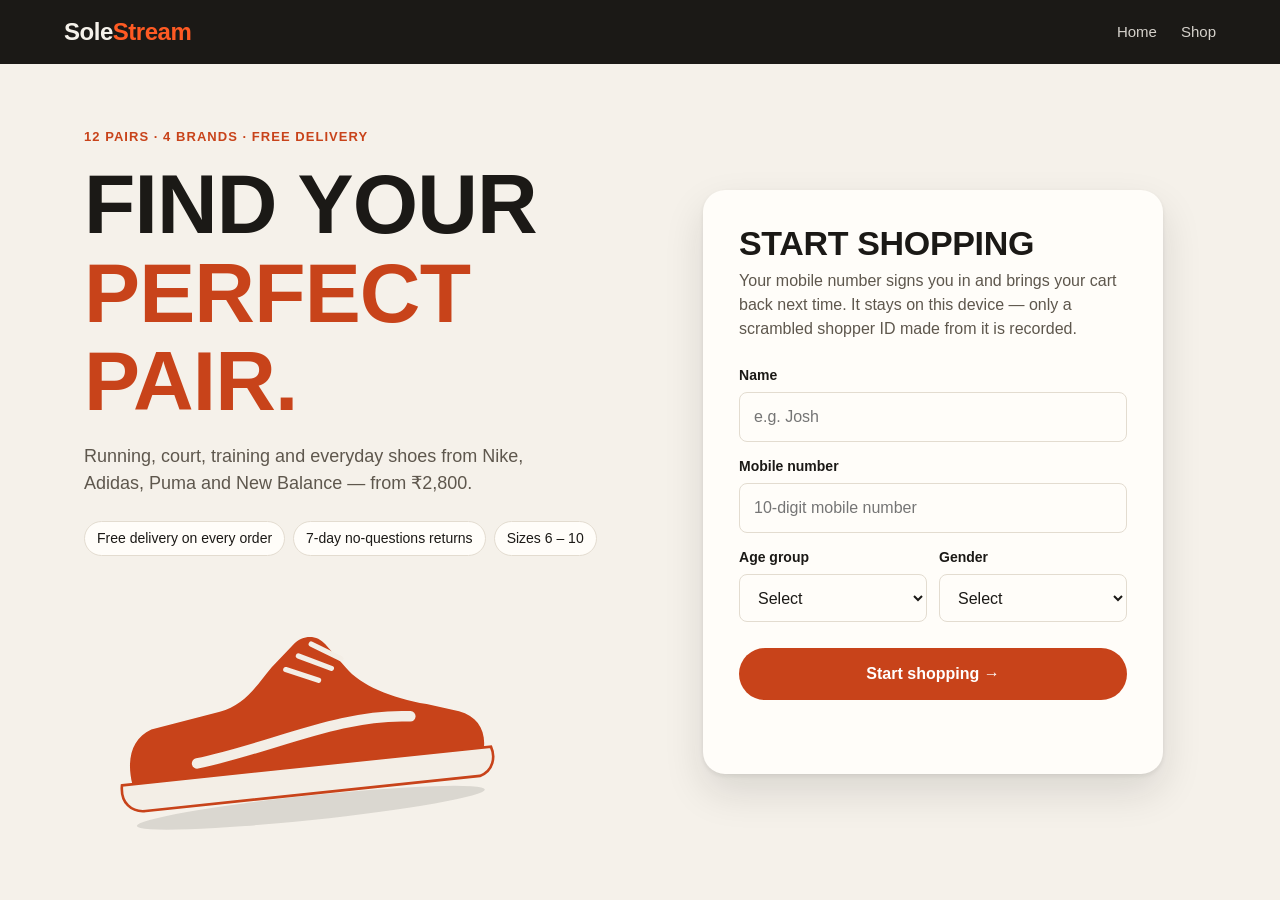
<file: index.html>
<!DOCTYPE html>
<html lang="en">

<head>

    <meta charset="UTF-8">

    <meta
        name="viewport"
        content="width=device-width, initial-scale=1.0"
    >

    <meta
        name="theme-color"
        content="#1B1916"
    >

    <title>SoleStream | Welcome</title>

    <link
        rel="stylesheet"
        href="style.css"
    >

</head>


<body class="welcome-page">


    <!-- NAVBAR -->

    <header class="navbar">

        <a
            class="logo"
            href="index.html"
        >

            Sole<span>Stream</span>

        </a>


        <nav class="nav-links">

            <a href="index.html">

                Home

            </a>


            <a href="shoes.html">

                Shop

            </a>

        </nav>

    </header>


    <main class="welcome">


        <!-- HERO -->

        <section class="hero">

            <p class="eyebrow">

                12 pairs · 4 brands · free delivery

            </p>


            <h1>

                Find your
                <em>perfect pair.</em>

            </h1>


            <p class="hero-copy">

                Running, court, training and everyday shoes from Nike,
                Adidas, Puma and New Balance — from ₹2,800.

            </p>


            <ul class="hero-points">

                <li>Free delivery on every order</li>

                <li>7-day no-questions returns</li>

                <li>Sizes 6 – 10</li>

            </ul>


            <div
                class="hero-art"
                aria-hidden="true"
            >

                <svg viewBox="0 0 240 140">
                    <ellipse cx="124" cy="124" rx="100" ry="7" fill="rgba(27,25,22,0.12)" />
                    <path d="M18 100 L230 100 C232 106 230 114 222 116 L30 116 C22 116 16 110 18 100 Z" fill="#F3EEE6" stroke="#C8431A" stroke-width="1.5" />
                    <path d="M24 100 C22 86 26 74 38 70 L78 64 C92 62 100 52 110 42 L124 30 C130 25 138 26 142 32 L152 46 C160 58 176 66 196 72 L214 78 C224 82 228 90 226 100 Z" fill="#C8431A" />
                    <path d="M62 92 C104 88 146 72 186 78" fill="none" stroke="#F3EEE6" stroke-width="6" stroke-linecap="round" />
                    <path d="M118 44 L136 52 M126 37 L144 46 M134 31 L150 41" stroke="#F3EEE6" stroke-width="3" stroke-linecap="round" />
                </svg>

            </div>

        </section>


        <!-- PROFILE -->

        <section
            id="profile"
            class="profile-page-section"
        >

            <form
                class="profile-box"
                onsubmit="event.preventDefault(); saveProfile();"
                novalidate
            >

                <h2>

                    Start shopping

                </h2>


                <p class="profile-intro">

                    Your mobile number signs you in and brings your cart back
                    next time. It stays on this device — only a scrambled
                    shopper ID made from it is recorded.

                </p>


                <!-- NAME -->

                <label
                    class="field-label"
                    for="username"
                >

                    Name

                </label>

                <input
                    type="text"
                    id="username"
                    placeholder="e.g. Josh"
                    autocomplete="given-name"
                >


                <!-- MOBILE NUMBER
                     The login. saveProfile() hashes it in the browser; only
                     the derived 12-char id is stored or sent (as user_id). -->

                <label
                    class="field-label"
                    for="mobileNumber"
                >

                    Mobile number

                </label>

                <input
                    type="tel"
                    id="mobileNumber"
                    placeholder="10-digit mobile number"
                    inputmode="tel"
                    autocomplete="tel"
                    maxlength="16"
                >


                <div class="field-row">


                    <!-- AGE GROUP -->

                    <div class="field">

                        <label
                            class="field-label"
                            for="ageGroup"
                        >

                            Age group

                        </label>

                        <select id="ageGroup">

                            <option value="">
                                Select
                            </option>

                            <option value="under_18">
                                Under 18
                            </option>

                            <option value="18_25">
                                18 – 25
                            </option>

                            <option value="26_40">
                                26 – 40
                            </option>

                            <option value="41_60">
                                41 – 60
                            </option>

                            <option value="60_plus">
                                60+
                            </option>

                        </select>

                    </div>


                    <!-- GENDER -->

                    <div class="field">

                        <label
                            class="field-label"
                            for="gender"
                        >

                            Gender

                        </label>

                        <select id="gender">

                            <option value="">
                                Select
                            </option>

                            <option value="male">
                                Male
                            </option>

                            <option value="female">
                                Female
                            </option>

                            <option value="other">
                                Other
                            </option>

                            <option value="prefer_not_to_say">
                                Prefer not to say
                            </option>

                        </select>

                    </div>

                </div>


                <!-- START SHOPPING -->

                <button
                    type="submit"
                    class="primary-button"
                >

                    Start shopping →

                </button>


                <p
                    id="profileMessage"
                    class="profile-message"
                    role="status"
                    aria-live="polite"
                ></p>

            </form>

        </section>

    </main>


    <script src="script.js"></script>


</body>

</html>
</file>
<file: style.css>
/* =========================================
   DESIGN TOKENS

   Type: a condensed, athletic display face
   for headings and prices, paired with a
   humanist sans for everything else. Both
   are system fonts on purpose: the store
   makes no network calls except
   /api/events, so no web-font CDN.
     Windows  Bahnschrift     + Segoe UI
     Apple    Avenir Next Cond. + Avenir Next
     Android  sans-serif-condensed + Roboto

   Colour: warm bone paper and near-black
   ink, one ember accent for "buy", moss for
   "like". Every text pairing meets WCAG AA.
========================================= */

:root {

    --font-display:
        "Bahnschrift",
        "Avenir Next Condensed",
        "DIN Alternate",
        "sans-serif-condensed",
        "Roboto Condensed",
        "Arial Narrow",
        sans-serif;

    --font-body:
        "Avenir Next",
        "Segoe UI Variable Text",
        "Segoe UI",
        Roboto,
        "Helvetica Neue",
        sans-serif;


    --paper:
        #F5F1EA;

    --surface:
        #FFFDF9;

    --media:
        #ECE6DB;

    --ink:
        #1B1916;

    --ink-soft:
        #5E574D;

    --ink-faint:
        #8A8276;

    --line:
        #E3DCD0;

    --accent:
        #C8431A;

    --accent-strong:
        #A5360F;

    --accent-tint:
        #F8E3D9;

    --moss:
        #2E5E4E;

    --moss-tint:
        #DCE8E1;


    --radius-sm:
        8px;

    --radius:
        14px;

    --radius-lg:
        22px;

    --shadow:
        0 1px 2px rgba(27, 25, 22, 0.06),
        0 8px 24px rgba(27, 25, 22, 0.06);

    --shadow-lift:
        0 2px 4px rgba(27, 25, 22, 0.08),
        0 18px 40px rgba(27, 25, 22, 0.12);

    --nav-height:
        64px;

    --gutter:
        clamp(16px, 5vw, 64px);

    color-scheme:
        light;

}


/* =========================================
   BASE
========================================= */

*,
*::before,
*::after {

    margin:
        0;

    padding:
        0;

    box-sizing:
        border-box;

}


body {

    font-family:
        var(--font-body);

    font-size:
        16px;

    line-height:
        1.5;

    background:
        var(--paper);

    color:
        var(--ink);

    -webkit-font-smoothing:
        antialiased;

}


h1,
h2,
h3 {

    font-family:
        var(--font-display);

    font-weight:
        700;

    line-height:
        1.05;

    letter-spacing:
        -0.01em;

}


a {

    color:
        inherit;

}


button,
input,
select {

    font:
        inherit;

    color:
        inherit;

}


button {

    cursor:
        pointer;

    border:
        none;

    background:
        none;

}


button:disabled {

    cursor:
        not-allowed;

    opacity:
        0.45;

}


:focus-visible {

    outline:
        3px solid var(--accent);

    outline-offset:
        2px;

}


.icon {

    width:
        20px;

    height:
        20px;

    fill:
        none;

    stroke:
        currentColor;

    stroke-width:
        1.8;

    stroke-linecap:
        round;

    stroke-linejoin:
        round;

}


.eyebrow {

    font-size:
        13px;

    font-weight:
        600;

    letter-spacing:
        0.08em;

    text-transform:
        uppercase;

    color:
        var(--accent);

}


/* =========================================
   BUTTONS
========================================= */

.primary-button,
.buy-button {

    display:
        inline-flex;

    align-items:
        center;

    justify-content:
        center;

    gap:
        8px;

    width:
        100%;

    min-height:
        52px;

    padding:
        14px 22px;

    border-radius:
        999px;

    background:
        var(--accent);

    color:
        #FFFFFF;

    font-weight:
        600;

    transition:
        background 0.15s ease,
        transform 0.1s ease;

}


.primary-button:hover,
.buy-button:hover:not(:disabled) {

    background:
        var(--accent-strong);

}


.primary-button:active,
.buy-button:active:not(:disabled) {

    transform:
        scale(0.98);

}


.secondary-button {

    display:
        inline-flex;

    align-items:
        center;

    justify-content:
        center;

    min-height:
        48px;

    padding:
        12px 22px;

    border-radius:
        999px;

    border:
        1.5px solid var(--ink);

    font-weight:
        600;

    transition:
        background 0.15s ease;

}


.secondary-button:hover {

    background:
        var(--media);

}


.icon-button {

    display:
        inline-grid;

    place-items:
        center;

    width:
        40px;

    height:
        40px;

    border-radius:
        50%;

    transition:
        background 0.15s ease;

}


.icon-button:hover {

    background:
        var(--media);

}


/* =========================================
   NAVBAR
========================================= */

.navbar {

    position:
        sticky;

    top:
        0;

    z-index:
        50;

    display:
        flex;

    align-items:
        center;

    justify-content:
        space-between;

    height:
        var(--nav-height);

    padding:
        0 var(--gutter);

    background:
        var(--ink);

    color:
        var(--paper);

}


.logo {

    font-family:
        var(--font-display);

    font-size:
        24px;

    font-weight:
        700;

    letter-spacing:
        -0.02em;

    text-decoration:
        none;

}


.logo span {

    color:
        var(--accent);

    filter:
        brightness(1.35);

}


.nav-links {

    display:
        flex;

    align-items:
        center;

    gap:
        24px;

}


.nav-links a {

    font-size:
        15px;

    text-decoration:
        none;

    opacity:
        0.85;

}


.nav-links a:hover {

    opacity:
        1;

    text-decoration:
        underline;

    text-underline-offset:
        4px;

}


.cart-nav-button {

    display:
        inline-flex;

    align-items:
        center;

    gap:
        8px;

    min-height:
        40px;

    padding:
        8px 14px;

    border-radius:
        999px;

    background:
        var(--paper);

    color:
        var(--ink);

    font-weight:
        600;

}


.cart-badge {

    display:
        inline-grid;

    place-items:
        center;

    min-width:
        22px;

    height:
        22px;

    padding:
        0 6px;

    border-radius:
        999px;

    background:
        var(--accent);

    color:
        #FFFFFF;

    font-size:
        12px;

    font-weight:
        700;

    font-variant-numeric:
        tabular-nums;

}


.cart-badge[data-count="0"] {

    background:
        var(--line);

    color:
        var(--ink-soft);

}


.cart-badge.bump {

    animation:
        bump 0.4s ease;

}


@keyframes bump {

    0% {
        transform: scale(1);
    }

    40% {
        transform: scale(1.35);
    }

    100% {
        transform: scale(1);
    }

}


/* =========================================
   WELCOME PAGE
========================================= */

.welcome {

    display:
        grid;

    grid-template-columns:
        1.1fr 1fr;

    gap:
        clamp(32px, 6vw, 96px);

    align-items:
        center;

    max-width:
        1240px;

    min-height:
        calc(100vh - var(--nav-height));

    margin:
        0 auto;

    padding:
        56px var(--gutter);

}


.hero h1 {

    margin:
        14px 0 18px;

    font-size:
        clamp(44px, 7vw, 84px);

    text-transform:
        uppercase;

}


.hero h1 em {

    display:
        block;

    font-style:
        normal;

    color:
        var(--accent);

}


.hero-copy {

    max-width:
        46ch;

    font-size:
        18px;

    color:
        var(--ink-soft);

}


.hero-points {

    display:
        flex;

    flex-wrap:
        wrap;

    gap:
        8px;

    margin-top:
        24px;

    list-style:
        none;

}


.hero-points li {

    padding:
        6px 12px;

    border:
        1px solid var(--line);

    border-radius:
        999px;

    background:
        var(--surface);

    font-size:
        14px;

}


.hero-art {

    max-width:
        420px;

    margin-top:
        36px;

}


.hero-art svg {

    display:
        block;

    width:
        100%;

    height:
        auto;

    transform:
        rotate(-6deg);

}


.profile-box {

    width:
        100%;

    max-width:
        460px;

    justify-self:
        end;

    padding:
        36px;

    border-radius:
        var(--radius-lg);

    background:
        var(--surface);

    box-shadow:
        var(--shadow-lift);

}


.profile-box h2 {

    font-size:
        34px;

    text-transform:
        uppercase;

}


.profile-intro {

    margin:
        8px 0 24px;

    color:
        var(--ink-soft);

}


.field-label {

    display:
        block;

    margin:
        14px 0 6px;

    font-size:
        14px;

    font-weight:
        600;

}


.field-row {

    display:
        grid;

    grid-template-columns:
        1fr 1fr;

    gap:
        12px;

}


.profile-box input,
.profile-box select {

    width:
        100%;

    min-height:
        48px;

    padding:
        12px 14px;

    border:
        1.5px solid var(--line);

    border-radius:
        var(--radius-sm);

    background:
        var(--surface);

    font-size:
        16px;

    transition:
        border-color 0.15s ease;

}


.profile-box input:focus,
.profile-box select:focus {

    border-color:
        var(--ink);

    outline:
        none;

}


.profile-box .primary-button {

    margin-top:
        26px;

}


.profile-message {

    min-height:
        1.5em;

    margin-top:
        14px;

    font-weight:
        600;

    text-align:
        center;

}


/* =========================================
   SHOP HEADER
========================================= */

.shop-header {

    max-width:
        1240px;

    margin:
        0 auto;

    padding:
        40px var(--gutter) 20px;

}


.shop-header h1 {

    margin:
        6px 0 8px;

    font-size:
        clamp(34px, 5vw, 56px);

    text-transform:
        uppercase;

}


.shopper-details {

    font-size:
        14px;

    color:
        var(--ink-faint);

}


/* =========================================
   FILTERS

   Sticky under the navbar so filtering is
   always one tap away while scrolling.
========================================= */

.filters-section {

    position:
        sticky;

    top:
        var(--nav-height);

    z-index:
        40;

    display:
        flex;

    align-items:
        center;

    justify-content:
        space-between;

    gap:
        16px;

    max-width:
        calc(1240px + 2 * var(--gutter));

    margin:
        0 auto;

    padding:
        12px var(--gutter);

    background:
        rgba(245, 241, 234, 0.94);

    backdrop-filter:
        blur(8px);

    border-bottom:
        1px solid var(--line);

}


.filters {

    display:
        flex;

    align-items:
        center;

    gap:
        8px;

    min-width:
        0;

}


.filter-pill {

    position:
        relative;

    display:
        inline-flex;

    align-items:
        center;

    gap:
        6px;

    min-height:
        42px;

    padding:
        0 34px 0 14px;

    border:
        1.5px solid var(--line);

    border-radius:
        999px;

    background:
        var(--surface);

    white-space:
        nowrap;

    cursor:
        pointer;

    transition:
        border-color 0.15s ease,
        background 0.15s ease;

}


/* Chevron */

.filter-pill::after {

    content:
        "";

    position:
        absolute;

    right:
        14px;

    top:
        50%;

    width:
        7px;

    height:
        7px;

    border-right:
        1.8px solid currentColor;

    border-bottom:
        1.8px solid currentColor;

    transform:
        translateY(-70%) rotate(45deg);

    pointer-events:
        none;

}


.filter-pill:hover {

    border-color:
        var(--ink-faint);

}


.filter-pill.is-active {

    border-color:
        var(--ink);

    background:
        var(--ink);

    color:
        var(--paper);

}


.filter-label {

    font-size:
        13px;

    color:
        var(--ink-faint);

}


.filter-pill.is-active .filter-label {

    color:
        rgba(245, 241, 234, 0.7);

}


/* The select fills the pill so the whole
   pill is tappable and opens the native
   picker, which is the best one on phones. */

.filter-pill select {

    appearance:
        none;

    -webkit-appearance:
        none;

    border:
        none;

    background:
        transparent;

    font-size:
        15px;

    font-weight:
        600;

    cursor:
        pointer;

}


.filter-pill select:focus {

    outline:
        none;

}


.filter-pill:focus-within {

    outline:
        3px solid var(--accent);

    outline-offset:
        2px;

}


.filter-pill.is-active select option {

    color:
        var(--ink);

}


.clear-filter {

    min-height:
        42px;

    padding:
        0 14px;

    border-radius:
        999px;

    font-size:
        14px;

    font-weight:
        600;

    color:
        var(--accent-strong);

    white-space:
        nowrap;

}


.clear-filter:hover:not(:disabled) {

    background:
        var(--accent-tint);

}


.clear-filter:disabled {

    color:
        var(--ink-faint);

    opacity:
        0.6;

}


.product-count {

    flex-shrink:
        0;

    font-size:
        14px;

    color:
        var(--ink-soft);

    font-variant-numeric:
        tabular-nums;

}


/* =========================================
   PRODUCT GRID
========================================= */

.products-section {

    max-width:
        calc(1240px + 2 * var(--gutter));

    margin:
        0 auto;

    padding:
        24px var(--gutter) 96px;

}


.product-grid {

    display:
        grid;

    grid-template-columns:
        repeat(
            auto-fill,
            minmax(250px, 1fr)
        );

    gap:
        24px;

}


.product-card {

    display:
        flex;

    flex-direction:
        column;

    overflow:
        hidden;

    border-radius:
        var(--radius);

    background:
        var(--surface);

    box-shadow:
        var(--shadow);

    transition:
        box-shadow 0.2s ease,
        transform 0.2s ease;

}


.product-card:hover {

    box-shadow:
        var(--shadow-lift);

    transform:
        translateY(-3px);

}


/* =========================================
   CARD MEDIA
========================================= */

.card-media {

    position:
        relative;

    display:
        grid;

    place-items:
        center;

    aspect-ratio:
        4 / 3;

    padding:
        28px 16px 12px;

    background:
        var(--media);

}


.shoe-art {

    display:
        block;

    width:
        100%;

    height:
        auto;

    max-width:
        260px;

    transform:
        rotate(-6deg);

    transition:
        transform 0.3s ease;

}


.product-card:hover .shoe-art {

    transform:
        rotate(-9deg) scale(1.04);

}


.category-badge {

    position:
        absolute;

    top:
        12px;

    left:
        12px;

    padding:
        4px 10px;

    border-radius:
        999px;

    background:
        var(--surface);

    font-size:
        12px;

    font-weight:
        600;

    letter-spacing:
        0.04em;

    text-transform:
        uppercase;

}


.reaction-buttons {

    position:
        absolute;

    top:
        8px;

    right:
        8px;

    display:
        flex;

    gap:
        6px;

}


.like-button,
.dislike-button {

    display:
        grid;

    place-items:
        center;

    width:
        40px;

    height:
        40px;

    border-radius:
        50%;

    background:
        var(--surface);

    color:
        var(--ink-soft);

    box-shadow:
        0 1px 3px rgba(27, 25, 22, 0.12);

    transition:
        background 0.15s ease,
        color 0.15s ease,
        transform 0.1s ease;

}


.like-button:hover {

    color:
        var(--moss);

}


.dislike-button:hover {

    color:
        var(--ink);

}


.like-button:active,
.dislike-button:active {

    transform:
        scale(0.9);

}


.like-button.active {

    background:
        var(--moss);

    color:
        #FFFFFF;

}


.like-button.active .icon {

    fill:
        rgba(255, 255, 255, 0.25);

}


.dislike-button.active {

    background:
        var(--ink);

    color:
        var(--paper);

}


/* =========================================
   CARD INFO
========================================= */

.product-info {

    display:
        flex;

    flex-direction:
        column;

    flex:
        1;

    padding:
        16px 18px 18px;

}


.brand-tag {

    font-size:
        12px;

    font-weight:
        700;

    letter-spacing:
        0.1em;

    text-transform:
        uppercase;

    color:
        var(--ink-faint);

}


.product-name {

    margin:
        4px 0 6px;

    font-size:
        22px;

}


.product-meta {

    display:
        flex;

    align-items:
        center;

    gap:
        6px;

    font-size:
        14px;

    color:
        var(--ink-soft);

}


.colour-dot {

    width:
        12px;

    height:
        12px;

    border-radius:
        50%;

    border:
        1px solid rgba(27, 25, 22, 0.25);

}


.price-row {

    display:
        flex;

    align-items:
        center;

    justify-content:
        space-between;

    gap:
        8px;

    margin:
        12px 0 14px;

}


.price {

    font-family:
        var(--font-display);

    font-size:
        26px;

    font-weight:
        700;

    font-variant-numeric:
        tabular-nums;

}


.price-tier {

    padding:
        3px 9px;

    border-radius:
        999px;

    font-size:
        12px;

    font-weight:
        600;

    white-space:
        nowrap;

}


.tier-budget {

    background:
        var(--moss-tint);

    color:
        var(--moss);

}


.tier-mid {

    background:
        var(--media);

    color:
        var(--ink-soft);

}


.tier-premium {

    background:
        var(--ink);

    color:
        var(--paper);

}


.size-label {

    margin-bottom:
        6px;

    font-size:
        13px;

    font-weight:
        600;

    color:
        var(--ink-soft);

}


.size-selector {

    width:
        100%;

    min-height:
        44px;

    padding:
        0 12px;

    border:
        1.5px solid var(--line);

    border-radius:
        var(--radius-sm);

    background:
        var(--surface);

    font-size:
        16px;

    cursor:
        pointer;

}


.card-actions {

    display:
        grid;

    grid-template-columns:
        1fr 1fr;

    gap:
        8px;

    margin-top:
        auto;

    padding-top:
        14px;

}


.cart-button,
.buy-now-button {

    min-height:
        46px;

    padding:
        10px 12px;

    border-radius:
        999px;

    font-size:
        15px;

    font-weight:
        600;

    transition:
        background 0.15s ease,
        transform 0.1s ease;

}


.cart-button {

    background:
        var(--ink);

    color:
        var(--paper);

}


.cart-button:hover {

    background:
        #000000;

}


.buy-now-button {

    border:
        1.5px solid var(--ink);

}


.buy-now-button:hover {

    background:
        var(--media);

}


.cart-button:active,
.buy-now-button:active {

    transform:
        scale(0.97);

}


/* =========================================
   LOADING + EMPTY STATES
========================================= */

.product-card.skeleton {

    min-height:
        420px;

    background:
        linear-gradient(
            100deg,
            var(--surface) 30%,
            var(--media) 50%,
            var(--surface) 70%
        );

    background-size:
        300% 100%;

    animation:
        shimmer 1.4s linear infinite;

}


@keyframes shimmer {

    from {
        background-position: 100% 0;
    }

    to {
        background-position: 0 0;
    }

}


.empty-state {

    grid-column:
        1 / -1;

    display:
        flex;

    flex-direction:
        column;

    align-items:
        center;

    gap:
        10px;

    padding:
        64px 24px;

    border:
        1.5px dashed var(--line);

    border-radius:
        var(--radius);

    text-align:
        center;

}


.empty-state h3 {

    font-size:
        28px;

    text-transform:
        uppercase;

}


.empty-state p {

    margin-bottom:
        10px;

    color:
        var(--ink-soft);

}


/* =========================================
   CART DRAWER
========================================= */

.drawer-scrim {

    position:
        fixed;

    inset:
        0;

    z-index:
        60;

    background:
        rgba(27, 25, 22, 0.45);

    opacity:
        0;

    pointer-events:
        none;

    transition:
        opacity 0.25s ease;

}


.cart-drawer {

    position:
        fixed;

    top:
        0;

    right:
        0;

    bottom:
        0;

    z-index:
        70;

    display:
        flex;

    flex-direction:
        column;

    width:
        min(420px, 100%);

    background:
        var(--surface);

    box-shadow:
        var(--shadow-lift);

    transform:
        translateX(100%);

    transition:
        transform 0.3s ease;

}


.cart-open .drawer-scrim {

    opacity:
        1;

    pointer-events:
        auto;

}


.cart-open .cart-drawer {

    transform:
        translateX(0);

}


.cart-open {

    overflow:
        hidden;

}


.drawer-header {

    display:
        flex;

    align-items:
        center;

    justify-content:
        space-between;

    padding:
        18px 20px;

    border-bottom:
        1px solid var(--line);

}


.drawer-header h2 {

    font-size:
        26px;

    text-transform:
        uppercase;

}


.cart-items {

    flex:
        1;

    overflow-y:
        auto;

    padding:
        8px 20px;

}


.cart-item {

    display:
        grid;

    grid-template-columns:
        72px 1fr auto;

    gap:
        14px;

    align-items:
        center;

    padding:
        14px 0;

    border-bottom:
        1px solid var(--line);

}


.cart-thumb {

    display:
        grid;

    place-items:
        center;

    width:
        72px;

    height:
        60px;

    padding:
        6px;

    border-radius:
        var(--radius-sm);

    background:
        var(--media);

}


.cart-thumb .shoe-art {

    transform:
        rotate(-6deg);

}


.cart-item-brand {

    font-size:
        11px;

    font-weight:
        700;

    letter-spacing:
        0.1em;

    text-transform:
        uppercase;

    color:
        var(--ink-faint);

}


.cart-item-name {

    font-weight:
        600;

    line-height:
        1.25;

}


.cart-item-meta {

    font-size:
        13px;

    color:
        var(--ink-soft);

}


.cart-item-side {

    display:
        flex;

    flex-direction:
        column;

    align-items:
        flex-end;

    gap:
        4px;

}


.cart-item-price {

    font-weight:
        700;

    font-variant-numeric:
        tabular-nums;

}


.remove-button {

    padding:
        4px 0;

    font-size:
        13px;

    color:
        var(--accent-strong);

    text-decoration:
        underline;

    text-underline-offset:
        3px;

}


.cart-empty {

    display:
        flex;

    flex-direction:
        column;

    align-items:
        center;

    gap:
        16px;

    padding:
        56px 0;

    color:
        var(--ink-soft);

}


.cart-summary {

    padding:
        18px 20px 22px;

    border-top:
        1px solid var(--line);

    background:
        var(--paper);

}


.summary-row {

    display:
        flex;

    justify-content:
        space-between;

    font-weight:
        600;

    font-variant-numeric:
        tabular-nums;

}


.cart-summary .summary-row {

    font-size:
        18px;

}


.summary-note {

    margin:
        4px 0 16px;

    font-size:
        13px;

    color:
        var(--ink-soft);

}


/* =========================================
   CHECKOUT DIALOG
========================================= */

.checkout-dialog {

    width:
        min(480px, calc(100% - 32px));

    max-height:
        calc(100% - 32px);

    margin:
        auto;

    padding:
        24px;

    border:
        none;

    border-radius:
        var(--radius-lg);

    background:
        var(--surface);

    color:
        var(--ink);

    box-shadow:
        var(--shadow-lift);

}


.checkout-dialog::backdrop {

    background:
        rgba(27, 25, 22, 0.55);

}


.checkout-header {

    display:
        flex;

    align-items:
        center;

    justify-content:
        space-between;

    margin-bottom:
        8px;

}


.checkout-header h2 {

    font-size:
        28px;

    text-transform:
        uppercase;

}


.checkout-items {

    list-style:
        none;

}


.checkout-item {

    display:
        grid;

    grid-template-columns:
        72px 1fr auto;

    gap:
        14px;

    align-items:
        center;

    padding:
        12px 0;

    border-bottom:
        1px solid var(--line);

}


.checkout-summary {

    display:
        grid;

    gap:
        6px;

    margin:
        16px 0;

}


.checkout-summary .summary-row {

    font-weight:
        400;

    color:
        var(--ink-soft);

}


.checkout-summary .summary-total {

    margin-top:
        6px;

    padding-top:
        10px;

    border-top:
        1px solid var(--line);

    font-size:
        20px;

    font-weight:
        700;

    color:
        var(--ink);

}


.checkout-delivery {

    padding:
        12px 14px;

    border-radius:
        var(--radius-sm);

    background:
        var(--paper);

    font-size:
        14px;

    color:
        var(--ink-soft);

}


.checkout-actions {

    display:
        grid;

    gap:
        10px;

    margin-top:
        20px;

}


.order-confirmed {

    display:
        flex;

    flex-direction:
        column;

    align-items:
        center;

    gap:
        10px;

    padding:
        12px 0 4px;

    text-align:
        center;

}


.order-confirmed h2 {

    font-size:
        34px;

    text-transform:
        uppercase;

}


.order-confirmed p {

    color:
        var(--ink-soft);

}


.order-confirmed .buy-button {

    margin-top:
        14px;

}


.confirmed-mark {

    display:
        grid;

    place-items:
        center;

    width:
        64px;

    height:
        64px;

    border-radius:
        50%;

    background:
        var(--moss);

    color:
        #FFFFFF;

    animation:
        pop 0.35s ease;

}


.confirmed-mark .icon {

    width:
        32px;

    height:
        32px;

    stroke-width:
        2.5;

}


.order-ref {

    font-size:
        13px;

    font-variant-numeric:
        tabular-nums;

}


@keyframes pop {

    from {
        transform: scale(0.6);
        opacity: 0;
    }

    to {
        transform: scale(1);
        opacity: 1;
    }

}


/* =========================================
   TOAST
========================================= */

.toast {

    position:
        fixed;

    left:
        50%;

    bottom:
        24px;

    z-index:
        90;

    display:
        flex;

    align-items:
        center;

    gap:
        16px;

    max-width:
        calc(100% - 32px);

    padding:
        12px 12px 12px 18px;

    border-radius:
        999px;

    background:
        var(--ink);

    color:
        var(--paper);

    font-size:
        15px;

    box-shadow:
        var(--shadow-lift);

    opacity:
        0;

    pointer-events:
        none;

    transform:
        translate(-50%, 16px);

    transition:
        opacity 0.2s ease,
        transform 0.2s ease;

}


.toast.is-visible {

    opacity:
        1;

    pointer-events:
        auto;

    transform:
        translate(-50%, 0);

}


.toast:empty {

    display:
        none;

}


.toast button {

    flex-shrink:
        0;

    padding:
        8px 14px;

    border-radius:
        999px;

    background:
        var(--paper);

    color:
        var(--ink);

    font-size:
        14px;

    font-weight:
        600;

}


/* =========================================
   TABLET
========================================= */

@media (max-width: 900px) {

    .welcome {

        grid-template-columns:
            1fr;

        min-height:
            0;

    }


    .profile-box {

        justify-self:
            stretch;

        max-width:
            none;

    }


    .hero-art {

        display:
            none;

    }


    /* Filters scroll sideways instead of
       wrapping into a tall sticky block. */

    .filters-section {

        flex-direction:
            column;

        align-items:
            stretch;

        gap:
            8px;

        padding-left:
            0;

        padding-right:
            0;

    }


    .filters {

        overflow-x:
            auto;

        padding:
            2px var(--gutter);

        scrollbar-width:
            none;

    }


    .filters::-webkit-scrollbar {

        display:
            none;

    }


    .filter-pill,
    .clear-filter {

        flex-shrink:
            0;

    }


    .product-count {

        padding:
            0 var(--gutter);

    }

}


/* =========================================
   PHONE
========================================= */

@media (max-width: 640px) {

    :root {

        --nav-height:
            56px;

    }


    .nav-links {

        gap:
            14px;

    }


    .nav-secondary,
    .cart-nav-label {

        display:
            none;

    }


    .welcome {

        padding-top:
            32px;

        padding-bottom:
            40px;

    }


    .hero-copy {

        font-size:
            16px;

    }


    .profile-box {

        padding:
            24px 20px;

    }


    .shop-header {

        padding-top:
            24px;

        padding-bottom:
            12px;

    }


    /* Two-up grid, like every shop app */

    .product-grid {

        grid-template-columns:
            repeat(2, 1fr);

        gap:
            12px;

    }


    .products-section {

        padding-top:
            16px;

    }


    /* Reactions keep the top-right corner;
       the badge drops to the bottom so the
       two never collide on a narrow card. */

    .category-badge {

        top:
            auto;

        bottom:
            6px;

        left:
            6px;

        padding:
            3px 7px;

        font-size:
            10px;

    }


    .like-button,
    .dislike-button {

        width:
            36px;

        height:
            36px;

    }


    .reaction-buttons {

        top:
            6px;

        right:
            6px;

    }


    .card-media {

        padding:
            40px 8px 24px;

    }


    .product-info {

        padding:
            12px;

    }


    .product-name {

        font-size:
            18px;

    }


    .product-meta {

        font-size:
            13px;

    }


    .price-row {

        flex-wrap:
            wrap;

        gap:
            4px;

        margin:
            8px 0 10px;

    }


    .price {

        font-size:
            21px;

    }


    .card-actions {

        grid-template-columns:
            1fr;

    }


    .cart-button,
    .buy-now-button {

        min-height:
            42px;

        font-size:
            14px;

    }


    .checkout-dialog {

        width:
            100%;

        max-width:
            none;

        max-height:
            92vh;

        margin:
            auto 0 0;

        padding:
            20px 16px calc(20px + env(safe-area-inset-bottom));

        border-radius:
            var(--radius-lg) var(--radius-lg) 0 0;

    }


    .toast {

        bottom:
            16px;

        border-radius:
            var(--radius);

    }

}


/* Very narrow phones: one column */

@media (max-width: 340px) {

    .product-grid {

        grid-template-columns:
            1fr;

    }

}


/* =========================================
   REDUCED MOTION
========================================= */

@media (prefers-reduced-motion: reduce) {

    *,
    *::before,
    *::after {

        animation-duration:
            0.01ms !important;

        transition-duration:
            0.01ms !important;

    }

}
</file>
